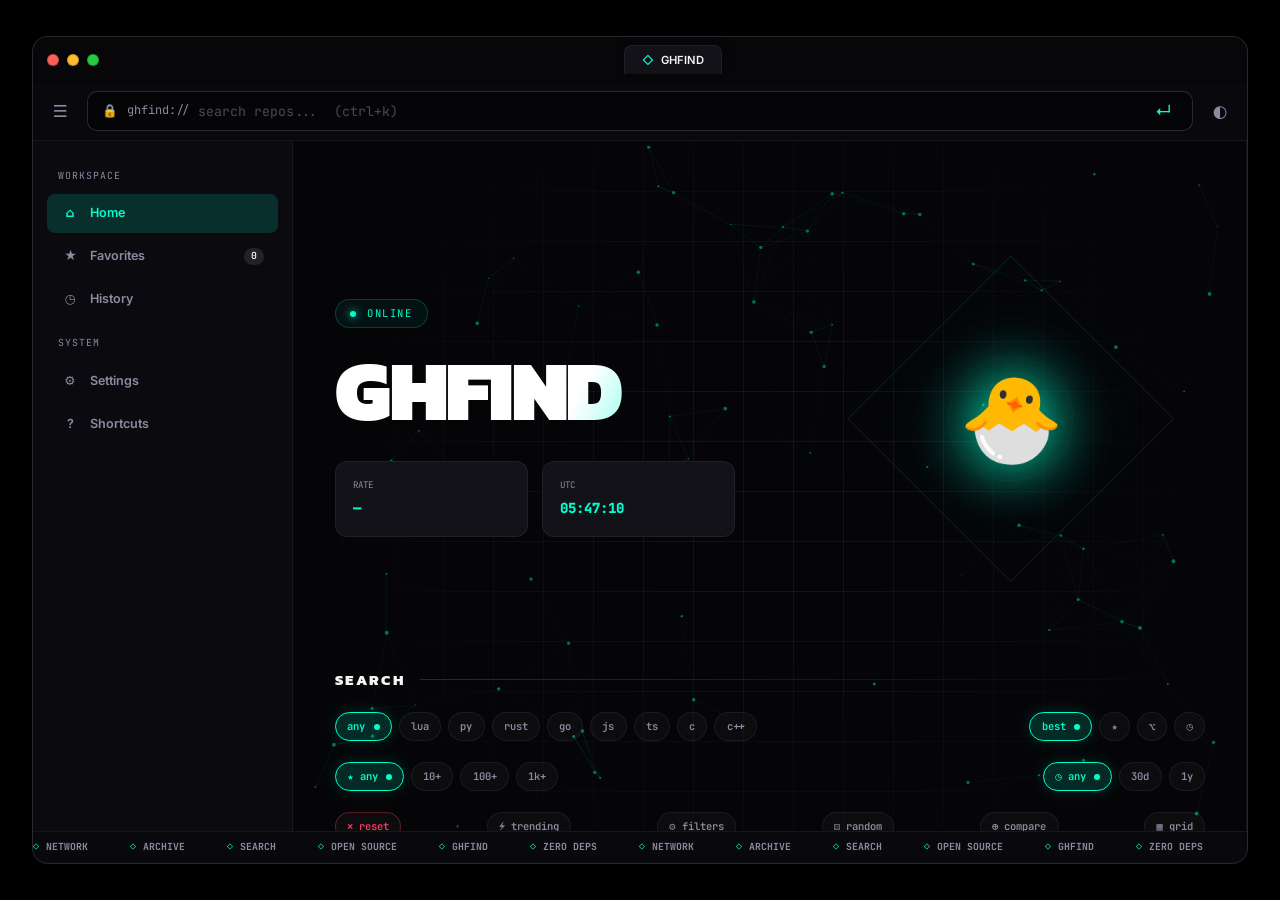
<file: index.html>
<!doctype html>
<html lang="en" data-theme="dark">
<head>
<meta charset="utf-8">
<meta name="viewport" content="width=device-width,initial-scale=1,viewport-fit=cover">
<title>◇ GHFIND</title>
<link rel="icon" href="data:image/svg+xml,<svg xmlns='http://www.w3.org/2000/svg' viewBox='0 0 100 100'><text y='.9em' font-size='90'>🐣</text></svg>">
<link rel="preconnect" href="https://fonts.googleapis.com">
<link rel="preconnect" href="https://fonts.gstatic.com" crossorigin>
<link href="https://fonts.googleapis.com/css2?family=Inter:wght@400;600;800&family=JetBrains+Mono:wght@400;700&family=Kanit:wght@600;900&display=swap" rel="stylesheet">
<link rel="stylesheet" href="style.css">
</head>
<body>
  <div class="app">
    <div class="chrome">
      <div class="osbar">
        <div class="dots"><i class="r"></i><i class="y"></i><i class="g"></i></div>
        <div class="tabs"><div class="tab"><span class="ic">◇</span> GHFIND</div></div>
      </div>
      <div class="toolbar">
        <button id="toggle-sb" class="tbtn">☰</button>
        <div class="urlbar">
          <span class="lock">🔒</span>
          <span class="proto" id="proto">ghfind://</span>
          <input id="q" type="text" placeholder="search repos...  (ctrl+k)" autocomplete="off">
          <button id="go" class="gobtn">↵</button>
        </div>
        <button id="theme" class="tbtn">◐</button>
      </div>
    </div>
    <div class="body">
      <div class="sidebar" id="sb">
        <div class="sb-title">Workspace</div>
        <div class="sl active"><span>⌂</span> Home</div>
        <div class="sl" id="nav-favs"><span>★</span> Favorites <span class="badge" id="fc">0</span></div>
        <div class="sl" id="nav-hist"><span>◷</span> History</div>
        <div class="sb-title">System</div>
        <div class="sl" id="nav-settings"><span>⚙</span> Settings</div>
        <div class="sl" id="nav-help"><span>?</span> Shortcuts</div>
      </div>
      <div class="viewport" id="vp">
        <div class="bg-grid"></div>
        <canvas id="cv"></canvas>
        <div class="content">
          <div class="hero">
            <div class="hl">
              <div class="sig"><span class="dot"></span> ONLINE</div>
              <h1 class="title">GHFIND</h1>
              <div class="boxes">
                <div class="box"><div class="k">RATE</div><div class="v" id="rate">—</div></div>
                <div class="box"><div class="k">UTC</div><div class="v" id="utc">—</div></div>
              </div>
            </div>
            <div class="hr">
              <svg class="orbit" viewBox="0 0 500 500">
                <circle cx="250" cy="250" r="80"/><circle cx="250" cy="250" r="160" stroke-dasharray="4 8"/><circle cx="250" cy="250" r="230" stroke-dasharray="2 10"/>
                <polygon points="250,40 460,250 250,460 40,250" fill="none"/>
              </svg>
              <div class="mascot"><div class="glow"></div><div class="glyph">🐣</div></div>
            </div>
          </div>
          <div class="search-area" id="search">
            <div class="s-head"><h2>SEARCH</h2><span class="line"></span></div>
            <div class="chips-bar">
              <div class="chips" id="langs">
                <button class="chip on" data-v="">any</button><button class="chip" data-v="lua">lua</button><button class="chip" data-v="python">py</button><button class="chip" data-v="rust">rust</button><button class="chip" data-v="go">go</button><button class="chip" data-v="javascript">js</button><button class="chip" data-v="typescript">ts</button><button class="chip" data-v="c">c</button><button class="chip" data-v="c++">c++</button>
              </div>
              <div class="chips" id="sorts">
                <button class="chip on" data-v="">best</button><button class="chip" data-v="stars">★</button><button class="chip" data-v="forks">⌥</button><button class="chip" data-v="updated">◷</button>
              </div>
            </div>
            <div class="chips-bar">
              <div class="chips" id="stars">
                <button class="chip on" data-v="">★ any</button><button class="chip" data-v="10">10+</button><button class="chip" data-v="100">100+</button><button class="chip" data-v="1000">1k+</button>
              </div>
              <div class="chips" id="age">
                <button class="chip on" data-v="">◷ any</button><button class="chip" data-v="30">30d</button><button class="chip" data-v="365">1y</button>
              </div>
            </div>
            <div class="chips-bar">
              <button class="chip" id="reset">✕ reset</button>
              <button class="chip" id="trending">⚡ trending</button>
              <button class="chip" id="adv-btn">⚙ filters</button>
              <button class="chip" id="rand">⚄ random</button>
              <button class="chip" id="cmp">⊕ compare</button>
              <button class="chip" id="view">▦ grid</button>
            </div>
            <div class="chips-bar" id="adv-bar" hidden>
              <div class="chips" id="lic">
                <button class="chip on" data-v="">license any</button>
                <button class="chip" data-v="mit">MIT</button>
                <button class="chip" data-v="apache-2.0">Apache</button>
                <button class="chip" data-v="gpl-3.0">GPL-3</button>
                <button class="chip" data-v="isc">ISC</button>
                <button class="chip" data-v="bsd-3-clause">BSD-3</button>
              </div>
              <div class="chips" id="forks">
                <button class="chip on" data-v="">⌥ any</button>
                <button class="chip" data-v="10">10+</button>
                <button class="chip" data-v="100">100+</button>
                <button class="chip" data-v="1000">1k+</button>
              </div>
              <div class="chips" id="arch">
                <button class="chip on" data-v="exclude">hide archived</button>
                <button class="chip" data-v="only">archived only</button>
                <button class="chip" data-v="">any archived</button>
              </div>
            </div>
            <div class="status" id="status"></div>
            <div class="stats" id="stats" hidden></div>
            <div class="grid" id="grid"></div>
            <div class="more-wrap"><button id="more" hidden>LOAD MORE</button></div>
          </div>
        </div>
      </div>
    </div>
    <div class="bulkbar" id="bulkbar" hidden>
      <span id="bulkcount">0 selected</span>
      <button class="mbtn" id="bulk-open">OPEN ALL</button>
      <button class="mbtn" id="bulk-copy">COPY URLS</button>
      <button class="mbtn" id="bulk-fav">★ FAV ALL</button>
      <button class="mbtn" id="bulk-clear" style="color:var(--er);border-color:var(--er)">CLEAR</button>
    </div>
    <div class="ticker"><div class="track" id="ticker"></div></div>
  </div>

  <div class="drawer" id="drawer" hidden>
    <div class="db" id="drawer-back"></div>
    <div class="dp">
      <div class="dh">
        <h3 id="dtitle" style="font-family:var(--f-m); color:var(--ac)">Favorites</h3>
        <div id="dactions"></div>
        <button class="mbtn" id="drawer-close">✕</button>
      </div>
      <div class="dbody" id="dbody"></div>
    </div>
  </div>

  <div class="modal" id="modal" hidden>
    <div class="mb" id="modal-back"></div>
    <div class="mp">
      <button class="mbtn mc" id="modal-close">✕</button>
      <div class="mbody" id="mbody"></div>
    </div>
  </div>

  <div class="cmdk" id="cmdk" hidden>
    <div class="cmdk-back" id="cmdk-back"></div>
    <div class="cmdk-panel">
      <input id="cmdk-input" type="text" placeholder="type a command…" autocomplete="off">
      <div class="cmdk-list" id="cmdk-list"></div>
    </div>
  </div>

  <div class="toast" id="toast"></div>
  <script src="app.js"></script>
</body>
</html>
</file>
<file: style.css>
:root {
  --bg:#050508; --bg2:#0a0a0f; --cd:#121218; --cd2:#1c1c24;
  --fg:#f4f4f5; --mt:#8b8b9f;
  --ac:#00ffcc; --acd:#00ffcc26; --pu:#8b5cf6; --pud:#8b5cf626;
  --er:#f43f5e; --bd:#ffffff0f; --bdl:#ffffff26;
  --f-s:"Inter",system-ui,sans-serif; --f-m:"JetBrains Mono",monospace; --f-d:"Kanit",sans-serif;
}
[data-theme="light"] {
  --bg:#e2e8f0; --bg2:#fff; --cd:#fff9; --cd2:#f1f5f9;
  --fg:#0f172a; --mt:#64748b;
  --ac:#059669; --acd:#0596691a; --pu:#7c3aed; --pud:#7c3aed1a;
  --er:#e11d48; --bd:#00000014; --bdl:#00000026;
}
*,*::before,*::after{box-sizing:border-box;margin:0;padding:0}
html{background:#000;height:100vh;display:flex;align-items:center;justify-content:center;font:14px/1.5 var(--f-s);color:var(--fg);overflow:hidden;-webkit-font-smoothing:antialiased}
body{width:95vw;height:92vh;max-width:1600px;background:var(--bg);border-radius:16px;border:1px solid var(--bdl);box-shadow:0 30px 100px #000c,0 0 0 1px #ffffff0d inset;display:flex;flex-direction:column;overflow:hidden;position:relative}
a{color:inherit;text-decoration:none}button{font:inherit;cursor:pointer;border:none;background:none;color:inherit}
h1,h2,h3{font-family:var(--f-d);letter-spacing:.02em}
kbd{display:inline-block;background:#ffffff0d;border:1px solid var(--bdl);color:var(--mt);font-family:var(--f-m);font-size:.65rem;padding:.1rem .4rem;border-radius:4px;margin-left:.4rem;vertical-align:middle;box-shadow:0 2px 0 #0008}

.app{display:flex;flex-direction:column;flex:1;overflow:hidden}
.chrome{display:flex;flex-direction:column;background:#0a0a0fe6;backdrop-filter:blur(20px);border-bottom:1px solid var(--bd);z-index:100}
[data-theme="light"] .chrome{background:#ffffffe6}
.osbar{display:flex;align-items:center;padding:.6rem 1rem;gap:1rem;background:#0003}
[data-theme="light"] .osbar{background:#0000000d}
.dots{display:flex;gap:8px}
.dots i{width:12px;height:12px;border-radius:50%;border:1px solid #0003}
.dots .r{background:#ff5f56}.dots .y{background:#ffbd2e}.dots .g{background:#27c93f}
.tabs{display:flex;gap:.5rem;flex:1;justify-content:center}
.tab{display:flex;align-items:center;gap:.5rem;padding:.4rem 1.2rem;background:var(--cd);border:1px solid var(--bd);border-radius:8px 8px 0 0;font-size:.8rem;font-weight:600;border-bottom:none;box-shadow:0 -4px 10px #0000001a}
.tab .ic{color:var(--ac)}
.toolbar{display:flex;align-items:center;padding:.6rem 1rem;gap:1rem}
.tbtn{font-size:1.2rem;padding:.4rem;border-radius:8px;transition:all .2s;display:flex;align-items:center;justify-content:center;color:var(--mt)}
.tbtn:hover{background:#ffffff1a;color:var(--fg)}
.urlbar{flex:1;display:flex;align-items:center;gap:.6rem;background:var(--bg);border:1px solid var(--bdl);border-radius:10px;padding:0 1rem;height:40px;transition:all .2s;box-shadow:inset 0 2px 5px #0003}
.urlbar:focus-within{border-color:var(--ac);box-shadow:0 0 0 3px var(--acd),inset 0 2px 5px #0003}
.urlbar .lock{color:var(--ac);font-size:.9rem}
.urlbar .proto{font-family:var(--f-m);font-size:.85rem;color:var(--mt)}
.urlbar input{flex:1;background:transparent;border:none;outline:none;color:var(--fg);font-family:var(--f-m);font-size:.95rem;padding:0;margin:0;height:100%}
.urlbar input::placeholder{color:var(--mt);opacity:.5}
.gobtn{color:var(--ac);font-size:1.2rem;padding:0 .5rem}

.body{display:flex;flex:1;overflow:hidden;position:relative}
.sidebar{width:260px;background:var(--bg2);border-right:1px solid var(--bd);display:flex;flex-direction:column;padding:1rem;gap:.3rem;transition:width .3s ease;overflow:hidden;z-index:50}
.sidebar.collapsed{width:0;padding:0;border:none}
.sb-title{font-family:var(--f-m);font-size:.7rem;color:var(--mt);text-transform:uppercase;letter-spacing:.1em;margin:1rem 0 .5rem .8rem}
.sl{display:flex;align-items:center;gap:.8rem;padding:.7rem 1rem;border-radius:8px;color:var(--mt);font-weight:600;font-size:.9rem;transition:all .2s;cursor:pointer}
.sl:hover{background:#ffffff08;color:var(--fg);transform:translateX(4px)}
.sl.active{background:var(--acd);color:var(--ac)}
.sl span:first-child{width:18px;text-align:center}
.badge{margin-left:auto;background:#ffffff1a;color:var(--fg);font-size:.7rem;padding:.1rem .5rem;border-radius:99px;font-family:var(--f-m)}

.viewport{flex:1;overflow-y:auto;overflow-x:hidden;position:relative;scroll-behavior:smooth;scrollbar-width:thin;scrollbar-color:var(--bdl) transparent}
.viewport::-webkit-scrollbar{width:6px}
.viewport::-webkit-scrollbar-thumb{background:var(--bdl);border-radius:10px}
.viewport::-webkit-scrollbar-thumb:hover{background:var(--ac)}

#cv{position:absolute;inset:0;z-index:0;pointer-events:none;opacity:.6}
.bg-grid{position:absolute;inset:0;z-index:0;pointer-events:none;background-image:linear-gradient(var(--bd) 1px,transparent 1px),linear-gradient(90deg,var(--bd) 1px,transparent 1px);background-size:50px 50px;mask-image:radial-gradient(circle at center,#000 20%,transparent 80%);-webkit-mask-image:radial-gradient(circle at center,#000 20%,transparent 80%)}

.content{position:relative;z-index:10;padding:2rem 3rem;min-height:100%;display:flex;flex-direction:column}
.hero{display:grid;grid-template-columns:1.1fr 1fr;gap:4rem;max-width:1200px;margin:0 auto;width:100%;padding:4rem 0;align-items:center}
.sig{display:inline-flex;align-items:center;gap:.8rem;font-family:var(--f-m);font-size:.75rem;color:var(--ac);letter-spacing:.15em;margin-bottom:1.5rem;background:#00ffcc0d;padding:.4rem 1rem;border-radius:99px;border:1px solid #00ffcc33;width:fit-content}
.dot{width:6px;height:6px;background:var(--ac);border-radius:50%;box-shadow:0 0 10px var(--ac);animation:pulse 1.5s infinite}
@keyframes pulse{0%{box-shadow:0 0 0 0 #00ffcc80}70%{box-shadow:0 0 0 10px #00ffcc00}100%{box-shadow:0 0 0 0 #00ffcc00}}
.title{font-size:clamp(3.5rem,8vw,6rem);line-height:1;font-weight:900;margin-bottom:1rem;letter-spacing:-.04em;background:linear-gradient(120deg,#fff 30%,var(--ac) 50%,#fff 70%);background-size:200% 100%;-webkit-background-clip:text;-webkit-text-fill-color:transparent;animation:shimmer 4s infinite linear}
@keyframes shimmer{0%{background-position:200% 0}100%{background-position:-200% 0}}
.boxes{display:grid;grid-template-columns:repeat(2,1fr);gap:1rem;max-width:400px;margin-top:2rem}
.box{background:var(--cd);border:1px solid var(--bd);border-radius:12px;padding:1.2rem;backdrop-filter:blur(10px)}
.box .k{font-family:var(--f-m);font-size:.65rem;color:var(--mt);margin-bottom:.4rem}
.box .v{font-family:var(--f-m);font-weight:800;font-size:1rem;color:var(--ac);text-shadow:0 0 15px var(--acd)}

.hr{position:relative;aspect-ratio:1;display:flex;align-items:center;justify-content:center;perspective:1000px}
.orbit{position:absolute;inset:0;width:100%;height:100%;animation:spinOrbit 30s linear infinite}
@keyframes spinOrbit{100%{transform:rotate(360deg) rotateX(15deg) rotateY(15deg)}}
.orbit circle,.orbit polygon{fill:none;stroke:var(--bdl);stroke-width:1;opacity:.3}
.orbit polygon{stroke:var(--ac);opacity:.2}
.mascot{position:relative;width:40%;display:flex;align-items:center;justify-content:center;z-index:2;animation:float3D 6s ease-in-out infinite}
@keyframes float3D{0%,100%{transform:translateY(0) rotateX(10deg) rotateY(-10deg)}50%{transform:translateY(-20px) rotateX(-5deg) rotateY(5deg)}}
.glow{position:absolute;inset:-30%;background:radial-gradient(circle,var(--acd) 0%,transparent 60%);filter:blur(30px)}
.glyph{font-size:clamp(4rem,8vw,6rem);filter:drop-shadow(0 0 30px var(--ac));transform:translateZ(40px)}

.search-area{max-width:1200px;margin:0 auto;width:100%;padding-bottom:4rem}
.s-head{display:flex;align-items:center;gap:1rem;margin-bottom:1.5rem}
.s-head h2{font-size:1.1rem;letter-spacing:.15em;font-weight:800}
.s-head .line{flex:1;height:1px;background:linear-gradient(90deg,var(--bdl),transparent)}
.chips-bar{display:flex;gap:1rem;flex-wrap:wrap;justify-content:space-between;margin-bottom:1.5rem}
.chips{display:flex;gap:.5rem;flex-wrap:wrap;align-items:center}
.chip{background:#ffffff08;border:1px solid var(--bd);color:var(--mt);padding:.4rem .8rem;border-radius:99px;font-family:var(--f-m);font-size:.75rem;font-weight:600;transition:all .2s;display:inline-flex;align-items:center;gap:.3rem;cursor:pointer}
.chip:hover{border-color:var(--bdl);color:var(--fg);transform:translateY(-1px)}
.chip.on{background:var(--acd);border-color:var(--ac);color:var(--ac);box-shadow:0 0 15px var(--acd)}
.chip.on::after{content:'';display:inline-block;width:6px;height:6px;background:var(--ac);border-radius:50%;margin-left:.3rem}
#reset{color:var(--er);border-color:#f43f5e4d}

.status{font-family:var(--f-m);font-size:.85rem;color:var(--mt);margin-bottom:1.5rem;font-weight:bold}
.status .ok{color:var(--ac)}
.stats{display:flex;flex-wrap:wrap;gap:.6rem;margin-bottom:2rem}
.stat{background:#ffffff05;border:1px solid var(--bd);padding:.3rem .8rem;border-radius:8px;font-family:var(--f-m);font-size:.75rem;cursor:pointer;display:flex;align-items:center;gap:.4rem}
.stat .sw{width:8px;height:8px;border-radius:50%}

.grid{display:grid;grid-template-columns:repeat(auto-fill,minmax(320px,1fr));gap:1.5rem;perspective:1500px}
.grid.list{grid-template-columns:1fr;perspective:none}
.card{background:var(--cd);border:1px solid var(--bd);border-radius:12px;padding:1.5rem;display:flex;flex-direction:column;transition:transform .1s ease,border-color .3s,box-shadow .3s;position:relative;overflow:hidden;backdrop-filter:blur(20px);opacity:0;transform:translateY(20px);animation:slideUp .6s cubic-bezier(.2,.8,.2,1) forwards}
@keyframes slideUp{to{opacity:1;transform:translateY(0)}}
.card::before{content:'';position:absolute;inset:0;background:radial-gradient(600px circle at var(--mx,50%) var(--my,50%),#00ffcc14,transparent 40%);opacity:0;transition:opacity .3s;pointer-events:none;z-index:0}
.card:hover::before{opacity:1}
.card:hover{border-color:var(--ac);box-shadow:0 20px 40px -10px #000c,0 0 20px #00ffcc1a}
.ch{display:flex;align-items:center;gap:.8rem;margin-bottom:1rem;z-index:1;transform:translateZ(20px)}
.av{width:32px;height:32px;border-radius:8px;background:var(--cd2);border:1px solid var(--bd)}
.repo{font-family:var(--f-m);font-size:1rem;font-weight:800;color:var(--ac);flex:1;overflow:hidden;text-overflow:ellipsis;white-space:nowrap}
.repo mark{background:var(--acd);color:var(--ac);padding:0 2px;border-radius:2px}
.fav,.cmp{font-size:1.1rem;color:var(--mt);transition:all .2s}
.fav:hover,.fav.on{color:var(--ac);transform:scale(1.2)}
.cmp:hover,.cmp.on{color:var(--pu);transform:scale(1.2)}
.desc{font-size:.85rem;color:var(--mt);line-height:1.6;margin-bottom:1rem;flex:1;display:-webkit-box;-webkit-line-clamp:3;-webkit-box-orient:vertical;overflow:hidden;z-index:1;transform:translateZ(10px)}
.topics{display:flex;gap:.4rem;flex-wrap:wrap;margin-bottom:1rem;z-index:1}
.topic{background:#ffffff08;border:1px solid var(--bd);padding:.2rem .6rem;border-radius:99px;font-size:.7rem;font-family:var(--f-m);color:var(--mt)}
.cf{display:flex;align-items:center;gap:.8rem;font-size:.75rem;font-family:var(--f-m);margin-top:auto;border-top:1px solid var(--bd);padding-top:1rem;z-index:1;transform:translateZ(20px)}
.pill{display:inline-flex;align-items:center;gap:.4rem;background:#ffffff08;padding:.2rem .6rem;border-radius:6px;border:1px solid var(--bd)}
.pill::before{content:'';width:8px;height:8px;background:var(--lc,var(--ac));border-radius:50%;box-shadow:0 0 8px var(--lc,var(--ac))}
.metric{color:var(--mt);display:inline-flex;align-items:center;gap:.2rem}
.metric.dim{margin-left:auto;opacity:.6}
.ca{display:flex;gap:.4rem;margin-top:1rem;padding-top:1rem;border-top:1px solid var(--bd);opacity:0;max-height:0;overflow:hidden;transition:all .3s;z-index:1;transform:translateZ(20px)}
.card:hover .ca{opacity:1;max-height:60px}
.act{background:var(--cd2);border:1px solid var(--bd);padding:.4rem .8rem;border-radius:6px;font-family:var(--f-m);font-size:.7rem;transition:all .2s;color:var(--mt);flex:1;text-align:center;font-weight:bold}
.act:hover{border-color:var(--ac);color:var(--ac);background:var(--acd)}

.more-wrap{text-align:center;margin-top:3rem}
#more{padding:1rem 3rem;border-radius:99px;background:var(--cd);border:1px solid var(--bd);font-family:var(--f-m);font-weight:800;color:var(--fg);transition:all .2s}
#more:hover{border-color:var(--ac);color:var(--ac);box-shadow:0 0 20px var(--acd);transform:translateY(-2px)}

.ticker{height:32px;background:#0a0a0fe6;border-top:1px solid var(--bd);display:flex;align-items:center;overflow:hidden;white-space:nowrap;z-index:100}
.track{display:flex;gap:3rem;animation:ticker 40s linear infinite;font-family:var(--f-m);font-size:.7rem;color:var(--mt);font-weight:bold}
.track:hover{animation-play-state:paused}
.track .dia{color:var(--ac);margin-right:.5rem}
@keyframes ticker{0%{transform:translateX(0)}100%{transform:translateX(-50%)}}

.modal{position:absolute;inset:0;z-index:300;display:flex;align-items:flex-start;justify-content:center;padding:3rem 1rem;overflow-y:auto}
.modal[hidden]{display:none}
.mb{position:absolute;inset:0;background:#000c;backdrop-filter:blur(10px)}
.mp{position:relative;width:min(800px,100%);background:var(--bg2);border:1px solid var(--bdl);border-radius:16px;box-shadow:0 30px 80px #000c;transform:translateY(20px);animation:pop .3s cubic-bezier(.175,.885,.32,1.275) forwards;z-index:1}
@keyframes pop{to{transform:translateY(0);opacity:1}}
.mc{position:absolute;top:1rem;right:1rem;z-index:10}
.mbody{padding:2.5rem}
.mh{display:flex;gap:2rem;margin-bottom:2rem}
.mav{width:80px;height:80px;border-radius:16px;border:1px solid var(--bdl)}
.mtitle{font-size:1.8rem;font-family:var(--f-m);font-weight:900;word-break:break-all}
.mowner{font-family:var(--f-m);font-size:.9rem;color:var(--ac);margin-bottom:.5rem}
.mstats{display:grid;grid-template-columns:repeat(auto-fit,minmax(100px,1fr));gap:1rem;margin-bottom:2rem}
.mstat{background:#ffffff05;padding:1rem;border-radius:10px;border:1px solid var(--bd);text-align:center}
.mstat .v{font-family:var(--f-m);font-size:1.4rem;font-weight:bold;color:var(--ac)}
.mstat .l{font-size:.7rem;color:var(--mt);text-transform:uppercase;margin-top:.2rem}
.macts{display:flex;gap:.8rem;flex-wrap:wrap;margin-top:2rem;padding-top:2rem;border-top:1px solid var(--bd)}
.mbtn{background:#ffffff08;border:1px solid var(--bd);padding:.6rem 1.2rem;border-radius:8px;font-family:var(--f-m);font-size:.85rem;color:var(--fg);transition:all .2s;font-weight:600}
.mbtn:hover{border-color:var(--ac);color:var(--ac);background:var(--acd)}
.mbtn.primary{background:var(--ac);color:#000;border-color:var(--ac);font-weight:900}
.mreadme{margin-top:2rem;border-top:1px solid var(--bd);padding-top:2rem}
.mload{font-family:var(--f-m);color:var(--mt);display:flex;align-items:center;gap:.5rem}
.mload::before{content:'';width:14px;height:14px;border:2px solid var(--mt);border-top-color:var(--ac);border-radius:50%;animation:spin 1s linear infinite}
@keyframes spin{100%{transform:rotate(360deg)}}

.drawer{position:absolute;inset:0;z-index:200;display:flex;justify-content:flex-end;pointer-events:none}
.drawer[hidden]{display:none}
.db{position:absolute;inset:0;background:#00000080;opacity:0;transition:opacity .3s;pointer-events:auto}
.drawer.on .db{opacity:1}
.dp{position:relative;width:400px;height:100%;background:var(--bg2);border-left:1px solid var(--bdl);display:flex;flex-direction:column;transform:translateX(100%);transition:transform .3s;pointer-events:auto;z-index:1}
.drawer.on .dp{transform:translateX(0)}
.dh{display:flex;align-items:center;justify-content:space-between;padding:1.2rem;border-bottom:1px solid var(--bd)}
.dbody{padding:1.2rem;overflow-y:auto;flex:1}

.ricol{padding:1rem 0;border-bottom:1px solid var(--bd)}
.ri{display:flex;align-items:center;gap:.8rem}
.ri .av{width:32px;height:32px;border-radius:6px}
.rtitle{font-family:var(--f-m);font-weight:bold;font-size:.9rem}
.rsub{font-size:.8rem;color:var(--mt)}
.rtools{display:flex;gap:.5rem;margin-top:.5rem}
.rtools button{background:#ffffff0d;border:1px solid var(--bd);padding:.2rem .6rem;border-radius:4px;font-size:.7rem;font-family:var(--f-m)}
.rtools button:hover{border-color:var(--ac);color:var(--ac)}

.toast{position:absolute;bottom:50px;left:50%;transform:translateX(-50%) translateY(20px);background:var(--fg);color:var(--bg);padding:.8rem 1.5rem;border-radius:99px;font-family:var(--f-m);font-size:.85rem;font-weight:800;opacity:0;pointer-events:none;transition:all .3s;z-index:400;box-shadow:0 10px 30px #0008}
.toast.on{opacity:1;transform:translateX(-50%) translateY(0)}
.empty{text-align:center;padding:3rem;font-family:var(--f-m);color:var(--mt);border:1px dashed var(--bd);border-radius:12px}
.hidden{display:none!important}

/* ── NEW: skeletons ─────────────────────────────────────────── */
.card.skel{pointer-events:none;animation:none;opacity:1;transform:none}
.skel .sk-line,.skel .sk-av{
  background:linear-gradient(90deg,#ffffff08 0%,#ffffff18 50%,#ffffff08 100%);
  background-size:200% 100%;
  animation:skShim 1.4s infinite;
  border-radius:6px;
}
.skel .sk-line{height:12px;margin-bottom:.8rem}
.skel .sk-av{width:32px;height:32px;border-radius:8px;margin-right:.8rem;flex-shrink:0}
@keyframes skShim{0%{background-position:200% 0}100%{background-position:-200% 0}}

/* ── NEW: keyboard focus ────────────────────────────────────── */
.card.kbd-focus{outline:2px solid var(--ac);outline-offset:2px;border-color:var(--ac);box-shadow:0 0 0 4px var(--acd),0 0 20px var(--acd)}

/* ── NEW: new-repo dot ──────────────────────────────────────── */
.new-dot{width:6px;height:6px;background:var(--ac);border-radius:50%;box-shadow:0 0 8px var(--ac);animation:pulse 2s infinite;flex-shrink:0}

/* ── NEW: bulk action bar ───────────────────────────────────── */
.bulkbar{
  position:absolute;bottom:44px;left:50%;transform:translateX(-50%);
  background:var(--bg2);border:1px solid var(--ac);border-radius:12px;
  padding:.6rem 1rem;display:flex;align-items:center;gap:.6rem;z-index:150;
  box-shadow:0 20px 40px #000c,0 0 20px var(--acd);
  animation:slideUp .3s ease;
}
.bulkbar[hidden]{display:none}
.bulkbar #bulkcount{
  font-family:var(--f-m);font-size:.85rem;color:var(--ac);font-weight:bold;
  padding-right:.6rem;border-right:1px solid var(--bd);
}

/* ── NEW: command palette ───────────────────────────────────── */
.cmdk{position:absolute;inset:0;z-index:500;display:flex;align-items:flex-start;justify-content:center;padding-top:15vh}
.cmdk[hidden]{display:none}
.cmdk-back{position:absolute;inset:0;background:#000c;backdrop-filter:blur(10px)}
.cmdk-panel{position:relative;width:min(560px,100%);background:var(--bg2);border:1px solid var(--bdl);border-radius:14px;box-shadow:0 30px 80px #000c;overflow:hidden;animation:pop .2s ease;z-index:1}
.cmdk-panel input{width:100%;background:transparent;border:none;border-bottom:1px solid var(--bd);padding:1rem 1.2rem;font-family:var(--f-m);font-size:1rem;color:var(--fg);outline:none}
.cmdk-list{max-height:50vh;overflow-y:auto}
.cmd-item{display:flex;align-items:center;gap:.8rem;padding:.8rem 1.2rem;cursor:pointer;transition:background .15s;border-bottom:1px solid var(--bd)}
.cmd-item:hover,.cmd-item.sel{background:var(--acd)}
.cmd-item .cmdk-ico{color:var(--ac);width:20px;text-align:center}
.cmd-item .cmdk-lbl{flex:1;font-family:var(--f-m);font-size:.9rem}

/* ── NEW: compare winner ───────────────────────────────────── */
.cmp-win{color:var(--ac);font-weight:bold;text-shadow:0 0 10px var(--acd)}

@media(max-width:1024px){
  .hero{grid-template-columns:1fr;text-align:center;padding:2rem 0}
  .hero .hl{align-items:center;display:flex;flex-direction:column}
  .boxes{margin:2rem auto 0}
  .hr{display:none}
  .sidebar{position:absolute;height:100%;box-shadow:10px 0 30px #0008}
}
@media(max-width:768px){
  body{width:100vw;height:100vh;border-radius:0;border:none}
  .osbar{display:none}
  .content{padding:1.5rem 1rem}
  .grid{grid-template-columns:1fr;perspective:none}
  .card{transform:none!important}
  .chips-bar{flex-direction:column}
  .modal{padding:1rem}
  .mbody{padding:1.5rem}
  .mh{flex-direction:column;text-align:center;align-items:center}
  .bulkbar{left:1rem;right:1rem;transform:none;flex-wrap:wrap;bottom:44px}
}
</file>
